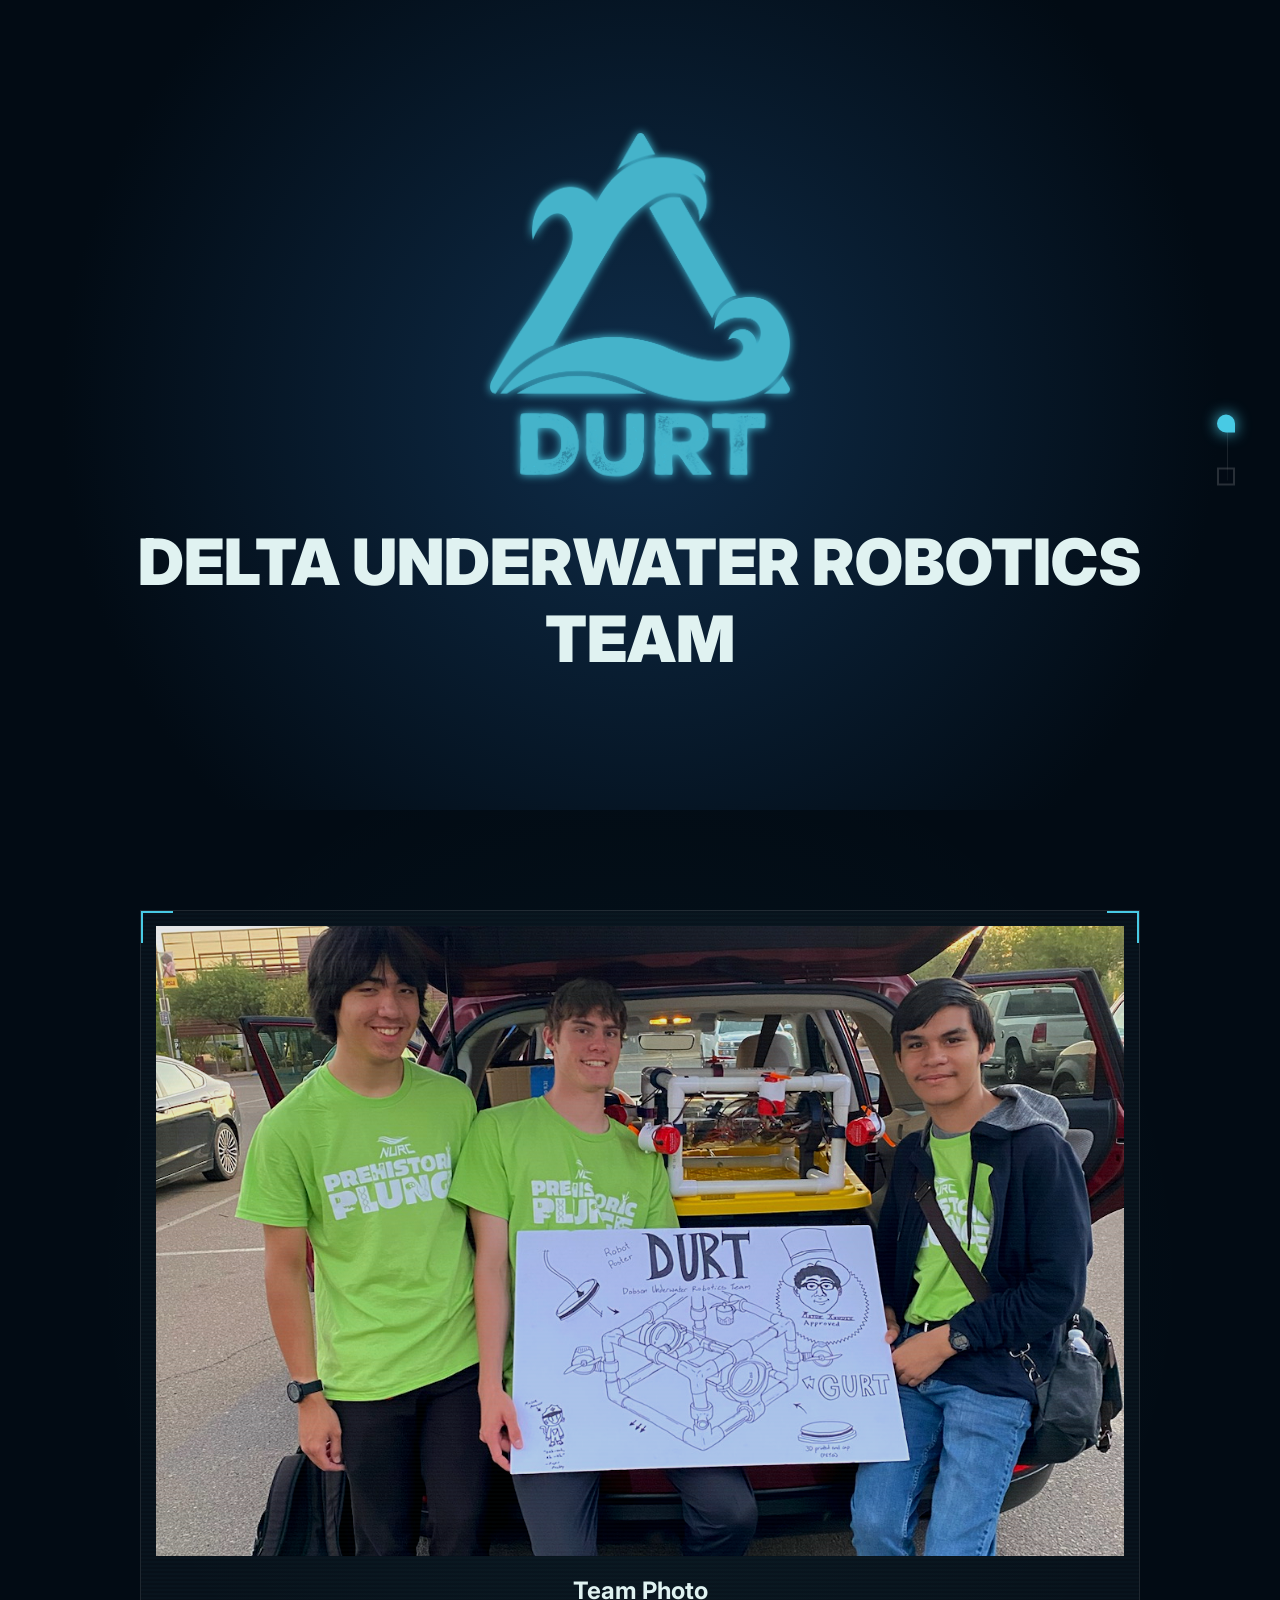
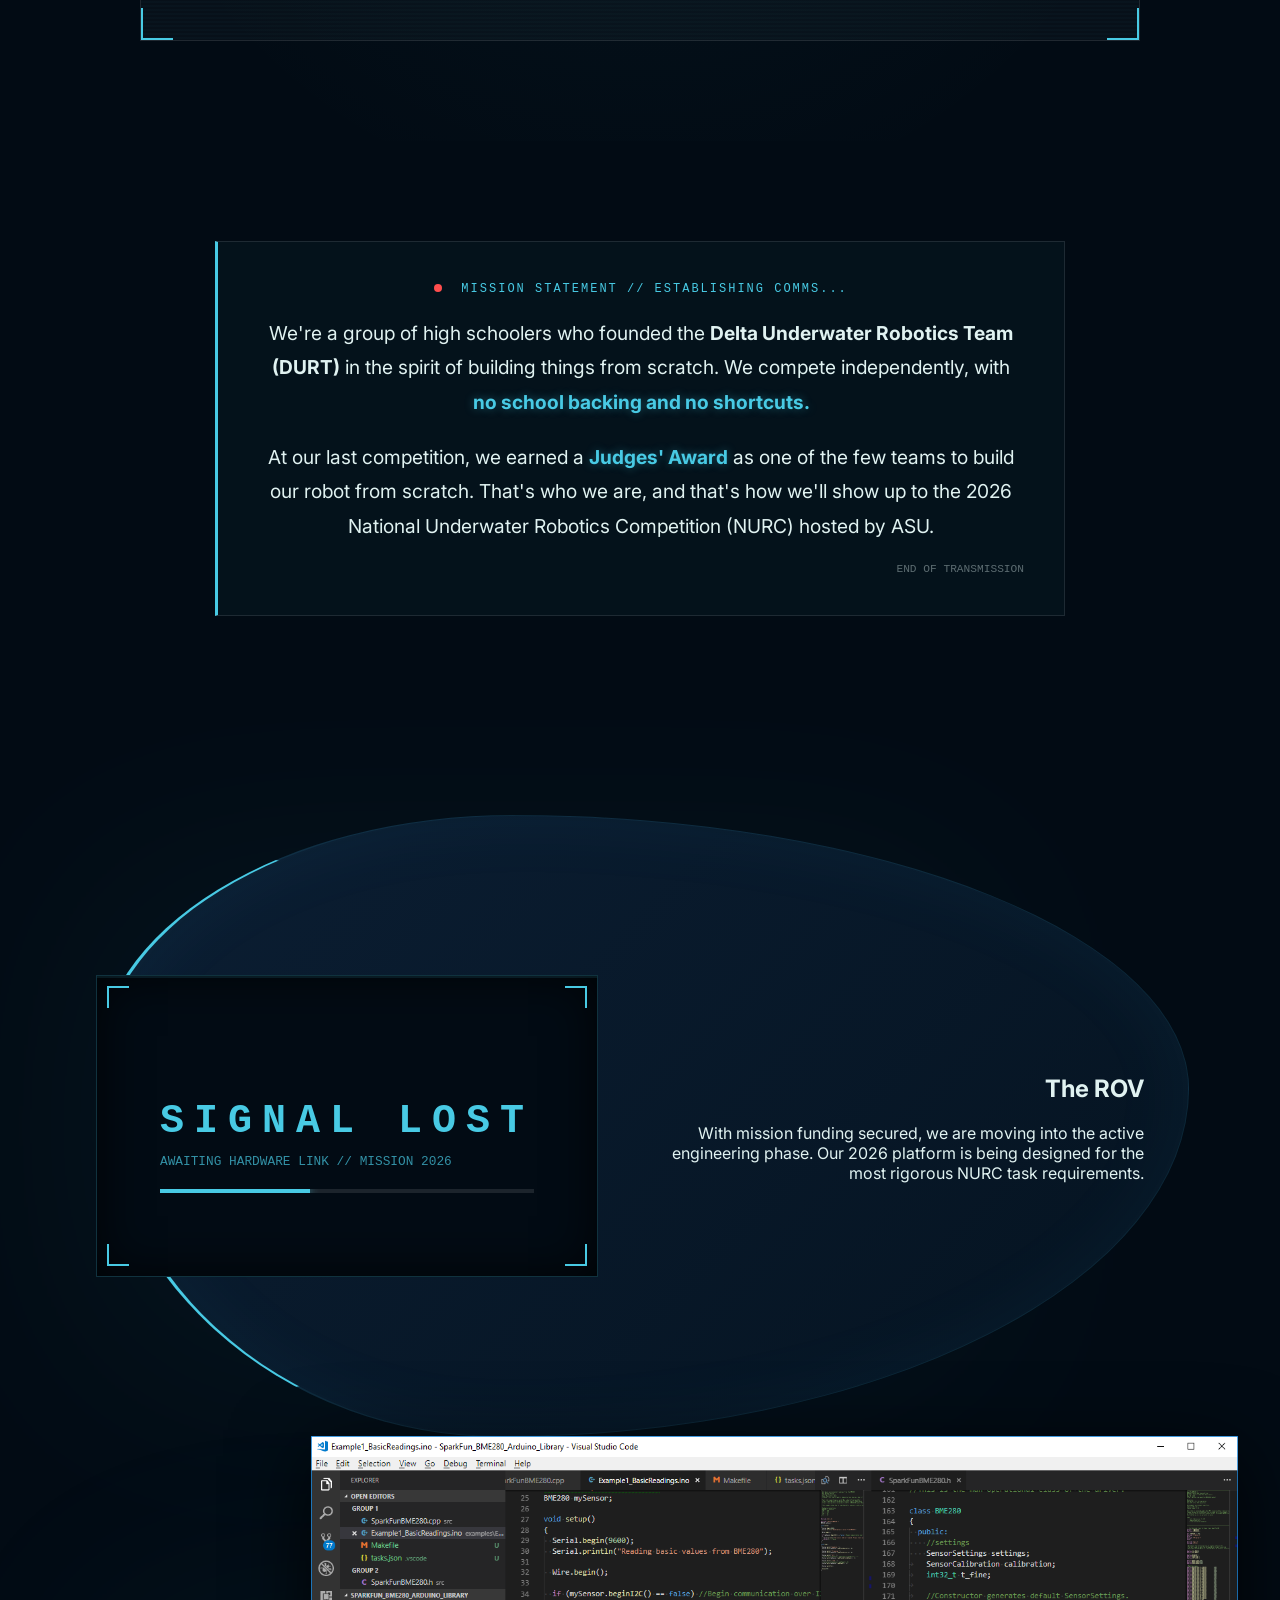
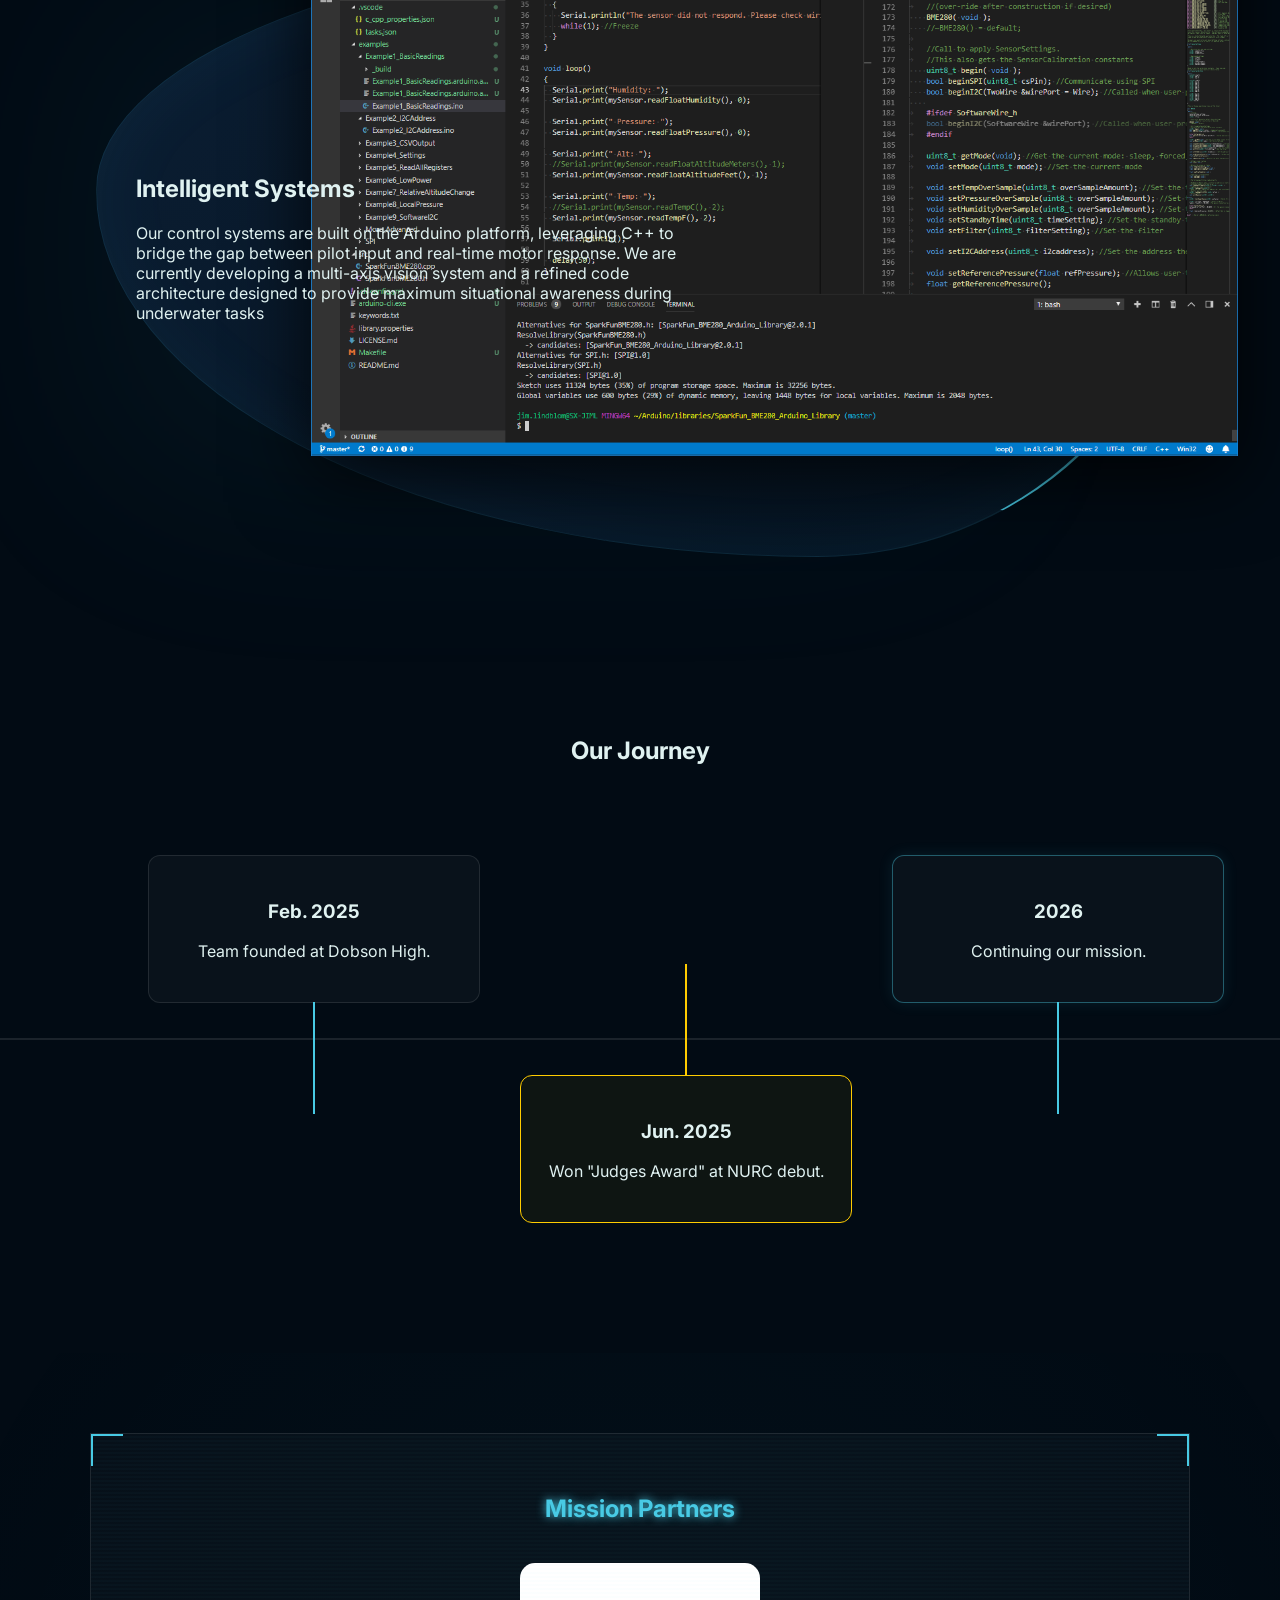
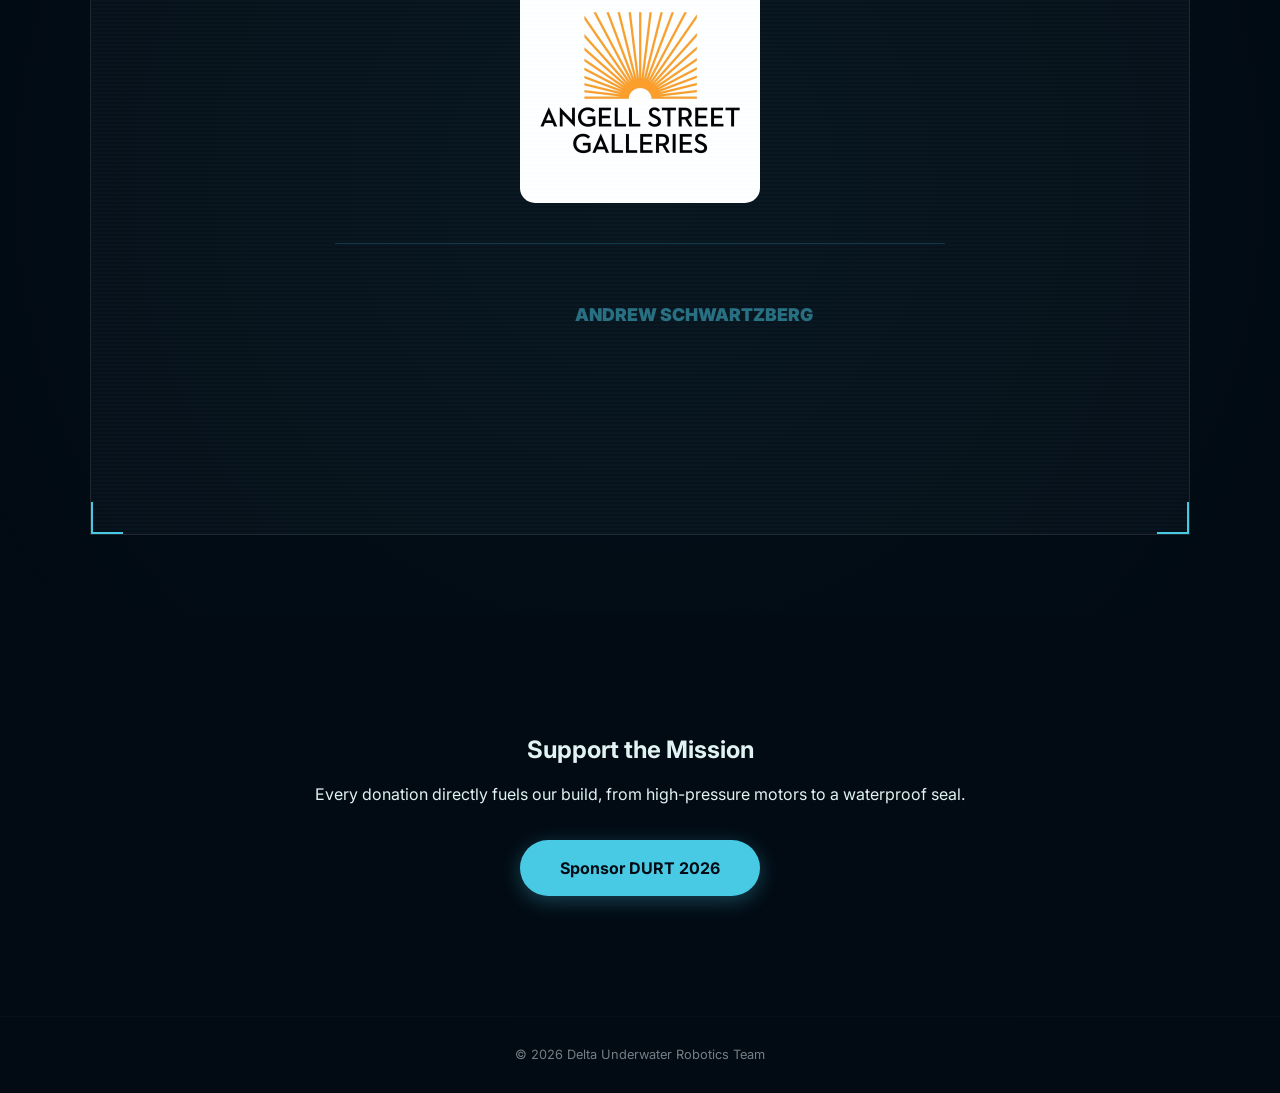
<file: index.html>
<!doctype html>
<html lang="en">
  <head>
    <meta charset="UTF-8" />
    <meta name="viewport" content="width=device-width, initial-scale=1.0" />
    <meta
      name="viewport"
      content="width=device-width, initial-scale=1.0, maximum-scale=1.0, user-scalable=no"
    />
    <title>DURT | NURC 2026</title>
    <link rel="stylesheet" href="style.css" />
    <link
      href="https://fonts.googleapis.com/css2?family=Inter:wght@400;700;900&display=swap"
      rel="stylesheet"
    />
  </head>
  <body>
    <div class="scroll-progress"></div>
    <nav class="depth-nav">
      <div class="nav-track">
        <a href="index.html" class="nav-item" id="link-2026">
          <span class="nav-label">2026: SURFACE</span>
          <div class="nav-dot"></div>
        </a>
        <a href="2025.html" class="nav-item" id="link-2025">
          <span class="nav-label">2025: ROOTS</span>
          <div class="nav-dot"></div>
        </a>
      </div>
    </nav>
    <header class="hero">
      <div class="reveal">
        <img
          src="Images/Logo-Transparent-x25.png"
          alt="DURT Logo"
          class="hero-logo"
        />
        <h1>Delta Underwater Robotics Team</h1>
      </div>
    </header>
    <section class="team-photo-section reveal">
      <div class="viewport-frame">
        <div class="corner-brackets top-left"></div>
        <div class="corner-brackets top-right"></div>
        <div class="corner-brackets bottom-left"></div>
        <div class="corner-brackets bottom-right"></div>
        <div class="scanline"></div>
        <img
          src="Images/Fullest Group Photo.jpg"
          alt="DURT Team 2026"
          class="team-photo"
        />
        <h2 class="section-title">Team Photo</h2>
      </div>
    </section>
    <section class="mission-statement-section reveal">
      <div class="viewport-frame">
        <div class="transmission-header">
          <span class="blink-dot"></span>
          MISSION STATEMENT // ESTABLISHING COMMS...
        </div>

        <div class="statement-content">
          <p>
            We're a group of high schoolers who founded the
            <strong>Delta Underwater Robotics Team (DURT)</strong> in the spirit
            of building things from scratch. We compete independently, with
            <span class="highlight-text"
              >no school backing and no shortcuts.</span
            >
          </p>
          <p>
            At our last competition, we earned a
            <span class="highlight-text">Judges' Award</span> as one of the few
            teams to build our robot from scratch. That's who we are, and that's
            how we'll show up to the 2026 National Underwater Robotics
            Competition (NURC) hosted by ASU.
          </p>
        </div>

        <div class="transmission-footer">END OF TRANSMISSION</div>
      </div>
    </section>
    <section class="wave-wrapper reveal">
      <div class="wave-bg wave-left"></div>
      <div class="hero-image-frame reveal">
        <div class="hud-container">
          <div class="hud-corner tl"></div>
          <div class="hud-corner tr"></div>
          <div class="hud-corner bl"></div>
          <div class="hud-corner br"></div>

          <div class="scanning-line"></div>

          <div class="hud-content">
            <div class="glitch-text" data-text="SIGNAL LOST">SIGNAL LOST</div>
            <p class="status-subtext">AWAITING HARDWARE LINK // MISSION 2026</p>
            <div class="loading-bar-container">
              <div class="loading-bar"></div>
            </div>
          </div>
        </div>
      </div>
      <div class="content content-right">
        <h2>The ROV</h2>
        <p>
          With mission funding secured, we are moving into the active
          engineering phase. Our 2026 platform is being designed for the most
          rigorous NURC task requirements.
        </p>
      </div>
    </section>
    <section class="wave-wrapper reveal">
      <div class="wave-bg wave-right"></div>
      <img
        src="Images/ArduinoCode.png"
        alt="Code Screenshot"
        class="floating-img img-right"
      />
      <div class="caption cap-right">
        <strong>Software Insight</strong><br />Placeholder code in VSCode
      </div>
      <div class="content content-left">
        <h2>Intelligent Systems</h2>
        <p>
          Our control systems are built on the Arduino platform, leveraging C++
          to bridge the gap between pilot input and real-time motor response. We
          are currently developing a multi-axis vision system and a refined code
          architecture designed to provide maximum situational awareness during
          underwater tasks
        </p>
      </div>
    </section>
    <section class="timeline-section reveal">
      <h2 class="section-title">Our Journey</h2>
      <div class="timeline-container">
        <div class="timeline-card">
          <div class="card-content">
            <h3>Feb. 2025</h3>
            <p>Team founded at Dobson High.</p>
          </div>
        </div>
        <div class="timeline-card highlighted">
          <div class="card-content">
            <h3>Jun. 2025</h3>
            <p>Won "Judges Award" at NURC debut.</p>
          </div>
        </div>
        <div class="timeline-card">
          <div class="card-content">
            <h3>2026</h3>
            <p>Continuing our mission.</p>
          </div>
        </div>
      </div>
    </section>
    <section class="sponsor-section reveal">
      <div class="viewport-frame">
        <div class="corner-brackets top-left"></div>
        <div class="corner-brackets top-right"></div>
        <div class="corner-brackets bottom-left"></div>
        <div class="corner-brackets bottom-right"></div>
        <div class="scanline"></div>

        <h2 class="section-title">Mission Partners</h2>

        <div class="company-sponsors-container">
          <a href="https://angellstreetgalleries.com/" target="_blank">
            <img
              src="Images/Angel Street Galleries Logo.jpg"
              alt="Angel Street Galleries"
              class="sponsor logo"
            />
          </a>
        </div>

        <hr class="sponsor-divider" />

        <div class="donations-grid">
          <div class="donor-field" id="donor-field">
            <span class="float-name">Andrew Schwartzberg</span>
          </div>
        </div>
      </div>
    </section>
    <footer class="donate-footer reveal">
      <div class="footer-content">
        <h2>Support the Mission</h2>
        <p>
          Every donation directly fuels our build, from high-pressure motors to
          a waterproof seal.
        </p>
        <a
          href="https://campaigns.donately.com/t005/landing?account_subdomain=deltaunderwaterroboticsteam&campaign_id=cmp_e6cff196811b"
          target="_blank"
          class="donate-btn"
          >Sponsor DURT 2026</a
        >
      </div>
    </footer>
    <div class="bottom-bar">&copy; 2026 Delta Underwater Robotics Team</div>
    <script src="script.js"></script>
  </body>
</html>
</file>
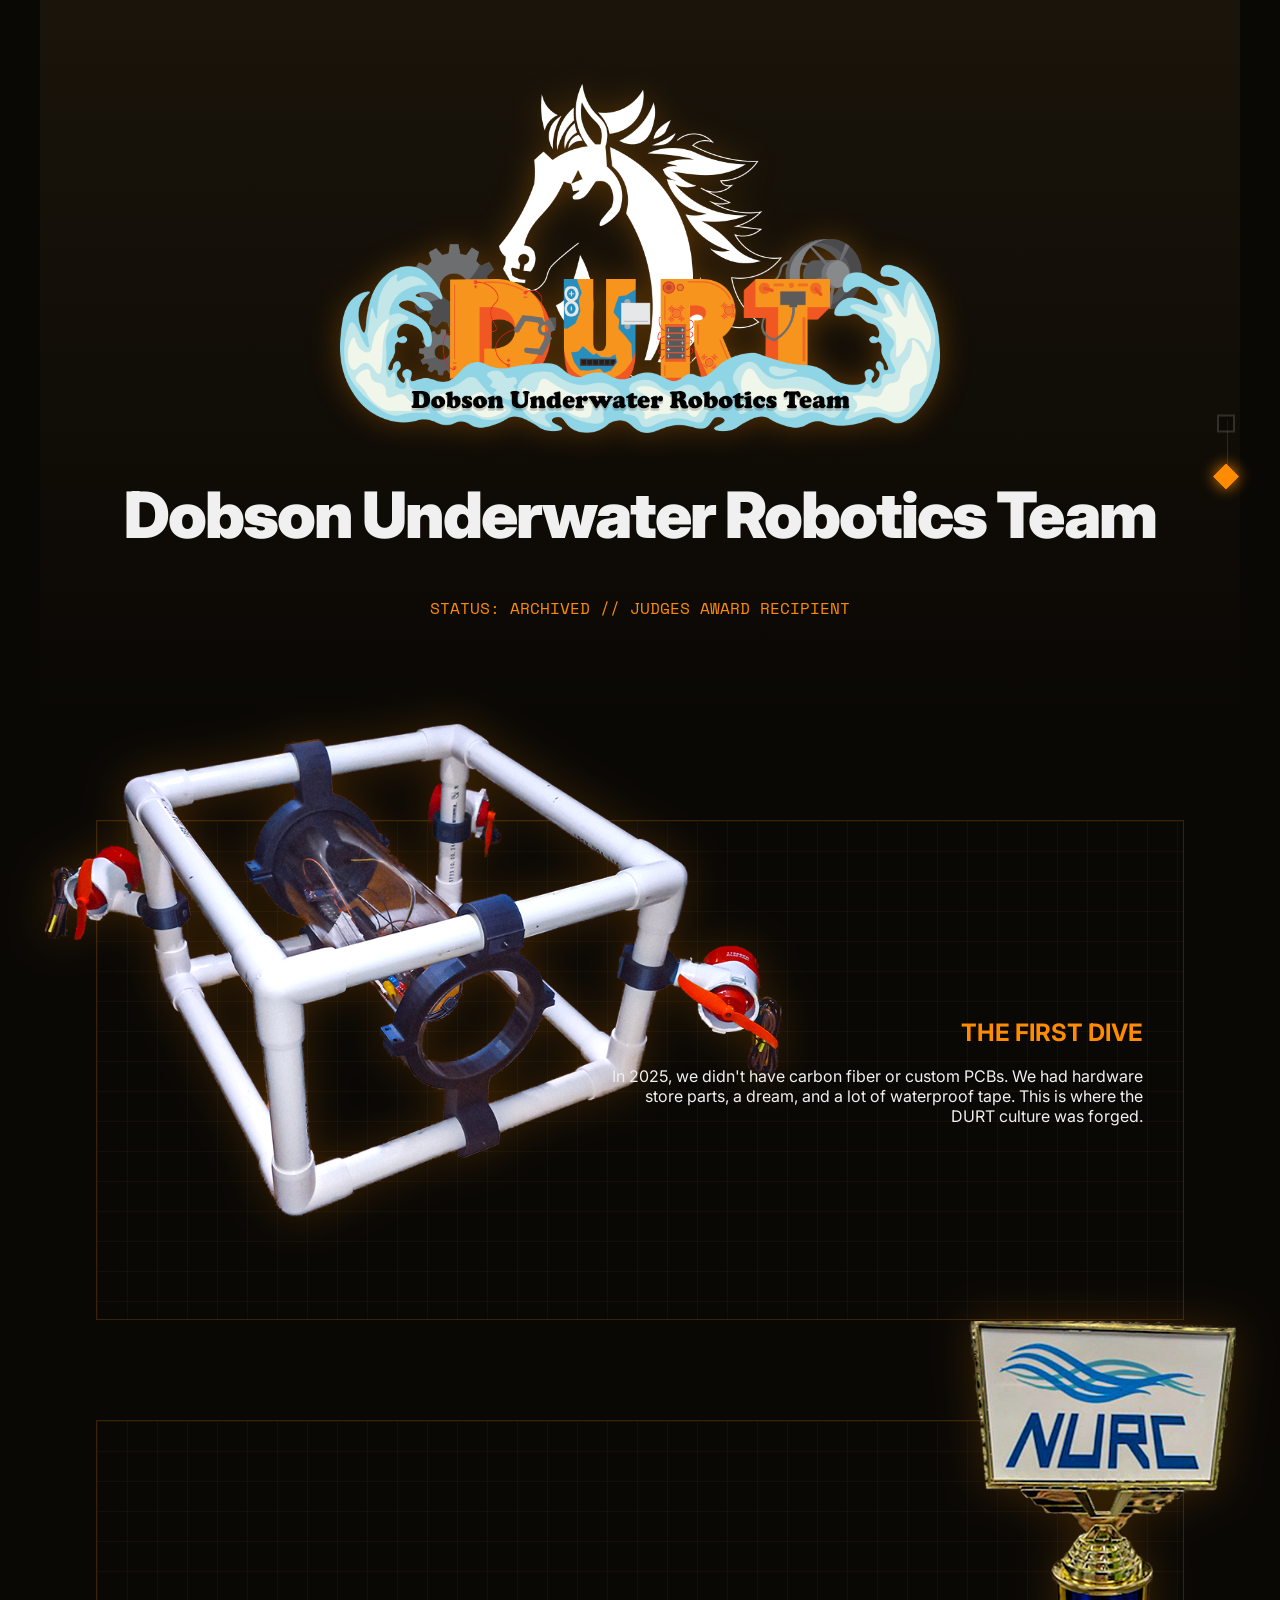
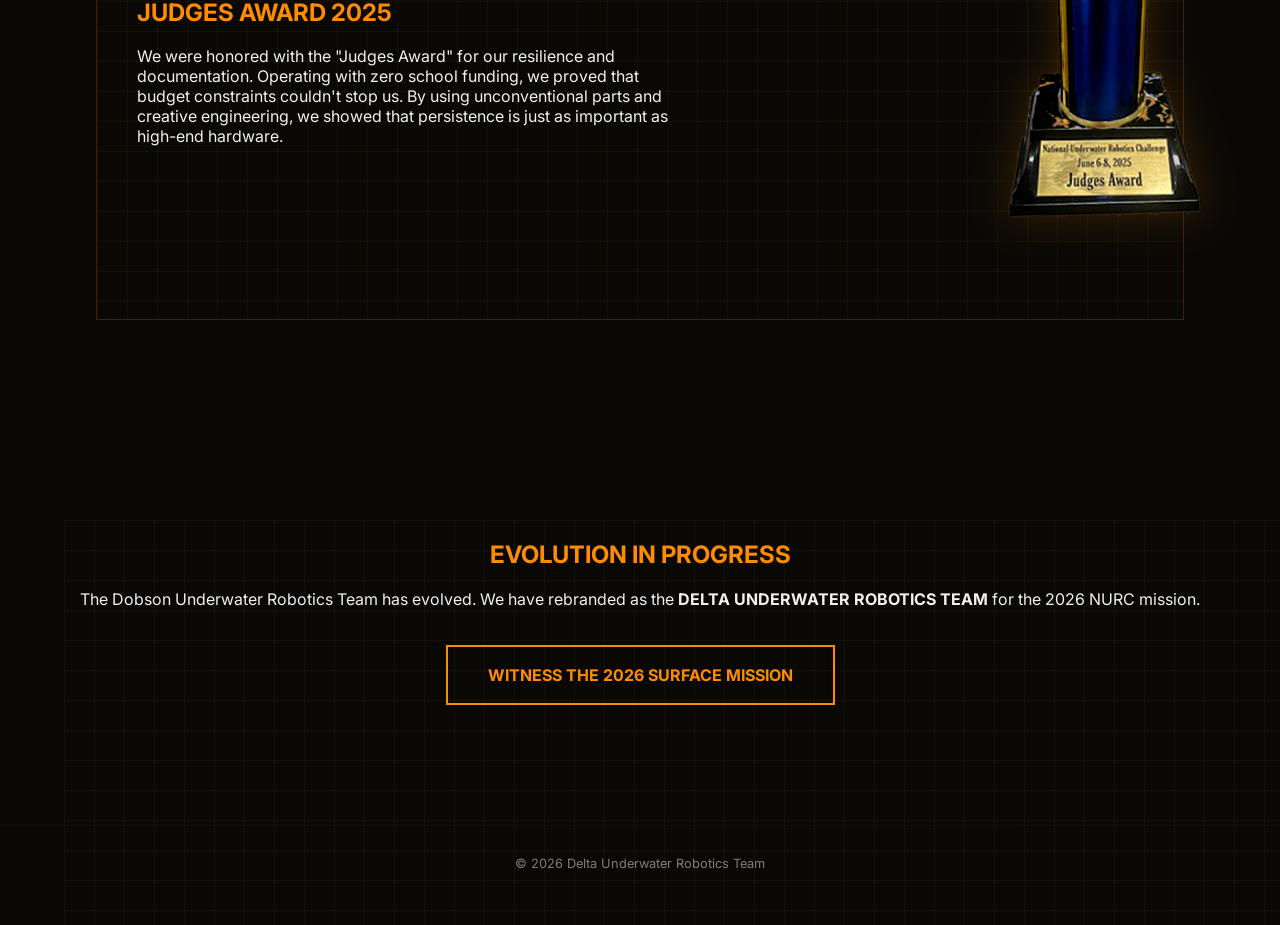
<file: 2025.html>
<!doctype html>
<html lang="en">
  <head>
    <meta charset="UTF-8" />
    <meta name="viewport" content="width=device-width, initial-scale=1.0" />
    <meta
      name="viewport"
      content="width=device-width, initial-scale=1.0, maximum-scale=1.0, user-scalable=no"
    />
    <title>DURT | NURC 2025</title>
    <link rel="stylesheet" href="style.css" />
    <link
      href="https://fonts.googleapis.com/css2?family=Inter:wght@400;900&family=Space+Mono&display=swap"
      rel="stylesheet"
    />
  </head>
  <body class="roots-theme">
    <div class="scroll-progress"></div>
    <nav class="depth-nav">
      <div class="nav-track">
        <a href="index.html" class="nav-item" id="link-2026">
          <span class="nav-label">2026: SURFACE</span>
          <div class="nav-dot"></div>
        </a>
        <a href="2025.html" class="nav-item" id="link-2025">
          <span class="nav-label">2025: ROOTS</span>
          <div class="nav-dot"></div>
        </a>
      </div>
    </nav>
    <header class="roots-hero">
      <div class="reveal">
        <img
          src="Images/Old-DURT-Logo.png"
          alt="Original DURT Logo"
          class="legacy-logo"
        />
        <h1 class="industrial-text">Dobson Underwater Robotics Team</h1>
        <p class="mono">STATUS: ARCHIVED // JUDGES AWARD RECIPIENT</p>
      </div>
    </header>
    <section class="blueprint-wrapper reveal">
      <div class="blueprint-grid"></div>
      <img
        src="Images/ROV.png"
        alt="First Gen ROV"
        class="floating-img img-left"
      />
      <div class="caption cap-left">
        <strong>V.1 "GURT"</strong><br />PVC Chassis / Motor Controls
      </div>
      <div class="content content-right">
        <h2 class="orange-text">The First Dive</h2>
        <p>
          In 2025, we didn't have carbon fiber or custom PCBs. We had hardware
          store parts, a dream, and a lot of waterproof tape. This is where the
          DURT culture was forged.
        </p>
      </div>
    </section>
    <section class="blueprint-wrapper reveal">
      <div class="blueprint-grid"></div>
      <div class="content content-left">
        <h2 class="orange-text">Judges Award 2025</h2>
        <p>
          We were honored with the "Judges Award" for our resilience and
          documentation. Operating with zero school funding, we proved that
          budget constraints couldn't stop us. By using unconventional parts and
          creative engineering, we showed that persistence is just as important
          as high-end hardware.
        </p>
      </div>
      <img
        src="Images/Judges Award.png"
        alt="Winning the Award"
        class="floating-img img-right"
      />
    </section>
    <section class="rebrand-footer reveal">
      <div class="blueprint-grid"></div>
      <div class="footer-content">
        <h2 class="orange-text">Evolution in Progress</h2>
        <p>
          The Dobson Underwater Robotics Team has evolved. We have rebranded as
          the
          <strong>DELTA UNDERWATER ROBOTICS TEAM</strong> for the 2026 NURC
          mission.
        </p>
        <a href="index.html" class="rebrand-btn"
          >Witness the 2026 Surface Mission</a
        >
      </div>
    </section>
    <div class="bottom-bar">&copy; 2026 Delta Underwater Robotics Team</div>
    <script src="script.js"></script>
  </body>
</html>
</file>
<file: style.css>
/*! GLOBAL VARIABLES & STYLES ==========================================================================*/
:root {
    --bg: #020b14;
    --accent: #48cae4;
    --deep-blue: #0b1e33;
    --gold: #ffcc00;
    --white: #e0f2f1;
}

body {
    background-color: var(--bg);
    color: var(--white);
    font-family: 'Inter', sans-serif;
    margin: 0;
    overflow-x: hidden;
}

img {
    max-width: 100%;
    height: auto;
    object-fit: contain;
    margin: 0 auto;
    display: block;
}

.hero-logo,
.legacy-logo {
    max-width: 80%;
    margin: 0 auto;
}

.viewport-frame,
.hero,
.roots-hero,
.blueprint-wrapper {
    max-width: 1200px;
    margin-left: auto;
    margin-right: auto;
    width: 100%;
    box-sizing: border-box;
}

.wave-wrapper,
.blueprint-wrapper {
    position: relative;
    width: 85%;
    max-width: 1200px;
    min-height: 500px;
    margin: 100px auto;
    display: flex;
    align-items: center;
    padding: 60px 0;
}

/*! REVEAL ON SCROLL ==========================================================================*/
.reveal {
    opacity: 0;
    transform: translateY(40px);
    transition: 1s cubic-bezier(0.17, 0.67, 0.83, 0.67);
}

.reveal.active {
    opacity: 1;
    transform: translateY(0);
}

/*! DEPTH NAV ==================================================================================*/
.depth-nav {
    position: fixed;
    right: 40px;
    top: 50%;
    transform: translateY(-50%);
    z-index: 2000;
}

.nav-track {
    display: flex;
    flex-direction: column;
    align-items: flex-end;
    gap: 35px;
    position: relative;
    padding-right: 5px;
}

.nav-track::before {
    content: '';
    position: absolute;
    right: 12px;
    top: 5px;
    bottom: 5px;
    width: 1px;
    background: rgba(255, 255, 255, 0.1);
    z-index: -1;
}

.nav-item {
    display: flex;
    align-items: center;
    text-decoration: none;
    transition: 0.3s ease;
    opacity: 0.5;
}

.nav-item:hover,
.nav-active-state {
    opacity: 1;
}

.nav-label {
    font-size: 0.65rem;
    letter-spacing: 2px;
    font-weight: 900;
    margin-right: 15px;
    color: white;
    opacity: 0;
    transform: translateX(10px);
    transition: 0.3s ease;
    pointer-events: none;
}

.nav-item:hover .nav-label {
    opacity: 1;
    transform: translateX(0);
}

.nav-dot {
    width: 14px;
    height: 14px;
    border: 2px solid rgba(255, 255, 255, 0.3);
    background: var(--bg);
    transition: 0.4s cubic-bezier(0.175, 0.885, 0.32, 1.275);
    z-index: 2;
}

/*! 2026 DELTA PAGE ==================================================================================*/
.hero {
    height: 90vh;
    display: flex;
    align-items: center;
    justify-content: center;
    text-align: center;
    background: radial-gradient(circle at center, #0f2d4a 0%, var(--bg) 80%);
}

.hero-logo {
    width: 25%;
    margin-bottom: 20px;
    filter: drop-shadow(0 0 5px var(--accent));
}

.hero h1 {
    font-size: 4rem;
    font-weight: 900;
    margin: 0;
    text-transform: uppercase;
}

body:not(.roots-theme) #link-2026 .nav-dot {
    background: var(--accent);
    border-color: var(--accent);
    box-shadow: 0 0 15px var(--accent);
    border-radius: 50% 50% 0 50%;
}

.team-photo-section {
    padding: 100px 0;
    display: flex;
    justify-content: center;
    background: radial-gradient(circle, rgba(72, 202, 228, 0.05) 0%, transparent 70%);
}

.viewport-frame {
    position: relative;
    width: 80%;
    max-width: 1000px;
    padding: 15px;
    background: rgba(255, 255, 255, 0.02);
    border: 1px solid rgba(255, 255, 255, 0.1);
    overflow: hidden;
    justify-content: center;
    text-align: center;
}

.team-photo {
    width: 100%;
    display: block;
    filter: contrast(1.1) brightness(0.9) saturate(1.1);
    transition: 0.5s ease;
    max-height: 70vh;
    object-fit: cover;
}

.viewport-frame:hover .team-photo {
    filter: contrast(1.2) brightness(1);
}

.corner-brackets {
    position: absolute;
    width: 30px;
    height: 30px;
    border: 2px solid var(--accent);
    z-index: 10;
}

.top-left {
    top: 0;
    left: 0;
    border-right: none;
    border-bottom: none;
}

.top-right {
    top: 0;
    right: 0;
    border-left: none;
    border-bottom: none;
}

.bottom-left {
    bottom: 0;
    left: 0;
    border-right: none;
    border-top: none;
}

.bottom-right {
    bottom: 0;
    right: 0;
    border-left: none;
    border-top: none;
}

.photo-overlay {
    position: absolute;
    bottom: 25px;
    left: 25px;
    right: 25px;
    display: flex;
    justify-content: space-between;
    font-size: 0.7rem;
    color: var(--accent);
    text-shadow: 0 0 10px var(--accent);
}

.scanline {
    position: absolute;
    top: 0;
    left: 0;
    width: 100%;
    height: 100%;
    background: linear-gradient(to bottom,
            transparent 50%,
            rgba(72, 202, 228, 0.02) 50%);
    background-size: 100% 4px;
    z-index: 5;
    pointer-events: none;
}

/*! MISSION STATEMENT ========================================================================*/
.mission-statement-section {
    padding: 100px 20px;
    display: flex;
    justify-content: center;
}

.mission-statement-section .viewport-frame {
    max-width: 850px;
    background: rgba(72, 202, 228, 0.03);
    border-left: 3px solid var(--accent);
    padding: 40px;
    position: relative;
}

.transmission-header {
    font-family: 'Space Mono', monospace;
    font-size: 0.75rem;
    color: var(--accent);
    margin-bottom: 20px;
    letter-spacing: 2px;
}

.blink-dot {
    display: inline-block;
    width: 8px;
    height: 8px;
    background: #ff4d4d;
    border-radius: 50%;
    margin-right: 10px;
    animation: pulse 1s infinite;
}

.statement-content p {
    font-size: 1.2rem;
    line-height: 1.8;
    color: var(--white);
    margin-bottom: 20px;
}

.highlight-text {
    color: var(--accent);
    font-weight: bold;
    text-shadow: 0 0 10px rgba(72, 202, 228, 0.4);
}

.transmission-footer {
    font-family: 'Space Mono', monospace;
    font-size: 0.7rem;
    opacity: 0.4;
    text-align: right;
    margin-top: 20px;
}

@keyframes pulse {
    0% {
        opacity: 1;
    }

    50% {
        opacity: 0.3;
    }

    100% {
        opacity: 1;
    }
}

/*! ORGANIC WAVE BG =====================================*/

.wave-wrapper::before {
    content: '';
    position: absolute;
    width: 80%;
    height: 80%;
    background: var(--accent);
    filter: blur(120px);
    opacity: 0.05;
    z-index: 0;
}

.wave-bg {
    position: absolute;
    width: 100%;
    height: 100%;
    background: linear-gradient(135deg, var(--deep-blue) 0%, #051320 100%);
    z-index: 1;
    transition: 0.8s ease-in-out;
    clip-path: url(#wave-mask);
    border-radius: 50%;
    animation: underwater-sway 10s ease-in-out infinite;
    box-shadow: inset 0 0 80px rgba(72, 202, 228, 0.05);
    border: 1px solid rgba(72, 202, 228, 0.1);
    will-change: transform;
}

.wave-left {
    border-radius: 38% 62% 63% 37% / 41% 44% 56% 59%;
    border-left: 4px solid var(--accent);
}

.wave-right {
    border-radius: 65% 35% 34% 66% / 41% 44% 56% 59%;
    border-right: 4px solid var(--accent);
    animation-delay: -3s;
}

@keyframes underwater-sway {

    0%,
    100% {
        transform: scale(1) rotate(0deg);
    }

    33% {
        transform: scale(1.02) rotate(1deg);
        border-radius: 45% 55% 50% 50% / 50% 50% 50% 50%;
    }

    66% {
        transform: scale(0.98) rotate(-1deg);
        border-radius: 50% 50% 45% 55% / 50% 55% 45% 50%;
    }
}

/*! 2025 DOBSON PAGE ==================================================================================*/
.roots-theme {
    --bg: #0a0805;
    --accent: #ff8c00;
    --industrial-gray: #2a2a2a;
    --white: #f0f0f0;
}

.roots-hero {
    height: 80vh;
    display: flex;
    align-items: center;
    justify-content: center;
    text-align: center;
    background: linear-gradient(to bottom, #1a140a, #0a0805);
}

.legacy-logo {
    width: 50%;
    margin-bottom: 20px;
    filter: drop-shadow(0 0 15px rgba(255, 140, 0, 0.3));
}

.industrial-text {
    font-weight: 900;
    letter-spacing: -2px;
    font-size: 4rem;
}

.blueprint-wrapper {
    border: 1px solid rgba(255, 140, 0, 0.2);
}

.blueprint-grid {
    position: absolute;
    width: 100%;
    height: 100%;
    background-image:
        linear-gradient(rgba(255, 140, 0, 0.05) 1px, transparent 1px),
        linear-gradient(90deg, rgba(255, 140, 0, 0.05) 1px, transparent 1px);
    background-size: 30px 30px;
    z-index: 1;
}

.roots-theme .nav-track::before {
    background: rgba(255, 140, 0, 0.2);
}

.roots-theme #link-2025 .nav-dot {
    background: #ff8c00;
    border-color: #ff8c00;
    box-shadow: 0 0 15px #ff8c00;
    transform: rotate(45deg);
    border-radius: 0;
}

/*! IMAGE CONTENT & POSITIONING ==========================================================================*/
.hero-image-frame {
    width: 100%;
    max-width: 500px;
    height: 300px;
    margin: 0 auto;
    background: #020b14;
    border: 1px solid rgba(72, 202, 228, 0.2);
    position: relative;
    box-shadow: inset 0 0 50px rgba(0, 0, 0, 0.8);
    z-index: 10;
}

.hud-container {
    padding: 20px;
    height: 100%;
    display: flex;
    flex-direction: column;
    justify-content: center;
    align-items: center;
    color: var(--accent);
    font-family: 'Space Mono', monospace;
}

.hud-corner {
    position: absolute;
    width: 20px;
    height: 20px;
    border: 2px solid var(--accent);
}

.tl {
    top: 10px;
    left: 10px;
    border-right: none;
    border-bottom: none;
}

.tr {
    top: 10px;
    right: 10px;
    border-left: none;
    border-bottom: none;
}

.bl {
    bottom: 10px;
    left: 10px;
    border-right: none;
    border-top: none;
}

.br {
    bottom: 10px;
    right: 10px;
    border-left: none;
    border-top: none;
}

.glitch-text {
    font-size: 2.5rem;
    font-weight: 900;
    letter-spacing: 10px;
    position: relative;
    animation: textFlicker 3s linear infinite;
}

@keyframes textFlicker {

    0%,
    100% {
        opacity: 1;
    }

    92% {
        opacity: 1;
    }

    93% {
        opacity: 0.5;
    }

    94% {
        opacity: 0.8;
    }

    95% {
        opacity: 0.2;
    }

    96% {
        opacity: 1;
    }
}

.status-subtext {
    font-size: 0.8rem;
    opacity: 0.7;
    margin-top: 10px;
}

.scanning-line {
    position: absolute;
    width: 100%;
    height: 2px;
    background: rgba(72, 202, 228, 0.1);
    top: 0;
    left: 0;
    animation: scan 4s linear infinite;
}

@keyframes scan {
    0% {
        top: 0;
    }

    100% {
        top: 100%;
    }
}

.loading-bar-container {
    width: 100%;
    height: 4px;
    background: rgba(255, 255, 255, 0.1);
    margin-top: 20px;
    overflow: hidden;
}

.loading-bar {
    width: 40%;
    height: 100%;
    background: var(--accent);
    box-shadow: 0 0 10px var(--accent);
    animation: loadingMove 2s ease-in-out infinite alternate;
}

@keyframes loadingMove {
    0% {
        transform: translateX(-100%);
    }

    100% {
        transform: translateX(250%);
    }
}

.floating-img {
    position: absolute;
    top: -100px;
    height: 100%;
    z-index: 5;
    filter: drop-shadow(0 20px 40px rgba(0, 0, 0, 0.8));
    transition: transform 0.5s ease;
}

.img-left {
    left: -5%;
}

.img-right {
    right: -5%;
}

.roots-theme .floating-img {
    filter: drop-shadow(0 0 20px rgba(255, 140, 0, 0.2)) contrast(1.1);
}

.content {
    position: relative;
    z-index: 10;
    width: 50%;
    padding: 40px;
}

.content-right {
    margin-left: auto;
    text-align: right;
}

.content-left {
    margin-right: auto;
    text-align: left;
}

.caption {
    position: absolute;
    z-index: 20;
    background: var(--white);
    color: var(--bg);
    padding: 10px 15px;
    border-radius: 5px;
    font-size: 0.8rem;
    opacity: 0;
    transform: translateY(20px);
    transition: 0.4s;
}

.cap-left {
    left: 15%;
    top: -20px;
}

.cap-right {
    right: 15%;
    top: -20px;
}

.wave-wrapper:hover .caption,
.blueprint-wrapper:hover .caption {
    opacity: 1;
    transform: translateY(0);
}

.wave-wrapper:hover .floating-img,
.blueprint-wrapper:hover .floating-img {
    transform: scale(1.05) rotate(2deg);
}

/*! TIMELINE ==================================================================================*/
.timeline-section {
    padding: 60px 0;
    overflow: hidden;
    text-align: center;
}

.timeline-container {
    display: flex;
    flex-wrap: nowrap;
    padding: 180px 10vw;
    overflow-x: auto;
    scroll-snap-type: x mandatory;
    overflow-y: hidden;
    position: relative;
    scroll-behavior: smooth;
    scrollbar-width: none;
    -webkit-overflow-scrolling: touch;
}

.timeline-container::before {
    content: '';
    position: absolute;
    top: 50%;
    left: 0;
    width: 100%;
    height: 2px;
    background: rgba(255, 255, 255, 0.1);
    z-index: 1;
    transform: translateY(-50%);
    pointer-events: none;
}

.timeline-container::-webkit-scrollbar {
    display: none;
}

.timeline-card {
    position: relative;
    min-width: 280px;
    margin: 0 20px;
    padding: 25px;
    background: rgba(255, 255, 255, 0.03);
    border: 1px solid rgba(255, 255, 255, 0.1);
    border-radius: 12px;
    flex-shrink: 0;
    transition: all 0.4s cubic-bezier(0.25, 1, 0.5, 1);
    z-index: 2;
    backface-visibility: hidden;
    scroll-snap-align: center;
}

.timeline-card:hover {
    background: rgba(255, 255, 255, 0.08);
    border-color: var(--accent);
    z-index: 10;
}

.timeline-card:nth-child(odd):hover {
    transform: translateY(-110px) scale(1.05);
}

.timeline-card:nth-child(even):hover {
    transform: translateY(110px) scale(1.05);
}

.timeline-card::after {
    content: '';
    position: absolute;
    width: 2px;
    height: 112px;
    background: var(--accent);
    left: 50%;
    transform: translateX(-50%);
    transition: transform 0.4s ease, height 0.4s ease;
}

.timeline-card:nth-child(odd) {
    transform: translateY(-110px);
}

.timeline-card:nth-child(odd)::after {
    bottom: -112px;
}

.timeline-card:nth-child(even) {
    transform: translateY(110px);
}

.timeline-card:nth-child(even)::after {
    top: -112px;
}

.timeline-card:hover::after {
    height: 118px;
}

.timeline-card.highlighted {
    border-color: var(--gold) !important;
    background: rgba(255, 204, 0, 0.05);
}

.timeline-card.highlighted:hover {
    border-color: var(--gold) !important;
    background: rgba(255, 204, 0, 0.12); /* Slightly brighter gold bg on hover */
    box-shadow: 0 0 20px rgba(255, 204, 0, 0.2);
}

.timeline-card.highlighted::after {
    background: var(--gold);
}

.timeline-card:last-child:not(.highlighted) {
    box-shadow: 0 0 15px rgba(72, 202, 228, 0.1);
    border-color: rgba(72, 202, 228, 0.4);
}

/*! SPONSORS ==================================================================================*/
.sponsor-section {
    padding: 80px 0;
    display: flex;
    justify-content: center;
    background: radial-gradient(circle, rgba(72, 202, 228, 0.03) 0%, transparent);
}

.company-sponsors-container {
    margin: 40px 0;
    display: flex;
    justify-content: center;
}

.sponsor-section .viewport-frame {
    width: 90%;
    max-width: 1100px;
    text-align: center;
    padding: 40px;
}

.donations-grid {
    display: flex;
    flex-wrap: wrap;
    justify-content: center;
    align-items: center;
    gap: 50px;
    margin-top: 30px;
}

.donor-field {
    position: relative;
    height: 200px;
    width: 100%;
    margin-top: 20px;
    overflow: hidden;
}

.float-name {
    position: absolute;
    display: inline-block;
    font-family: 'Inter', sans-serif;
    color: var(--accent);
    font-weight: 900;
    font-size: 1.1rem;
    text-transform: uppercase;
    white-space: nowrap;
    opacity: 0.5;
    transition: opacity 0.3s ease, color 0.3s ease, text-shadow 0.3s ease;
    cursor: crosshair;
    user-select: none;
}

.float-name:hover {
    opacity: 1;
    color: var(--white);
    text-shadow: 0 0 10px var(--accent), 0 0 15px var(--accent);
    z-index: 10;
}

@keyframes underwaterFloat {
    0% {
        transform: translate(0, 0) rotate(0deg);
    }

    100% {
        transform: translate(15px, -20px) rotate(var(--drift-rotation, 2deg));
    }
}

.sponsor.logo {
    max-width: 600px;
    max-height: 240px;
    filter: drop-shadow(0 0 15px rgba(72, 202, 228. 0.2));
    opacity: 1;
    border-radius: 15px;
}

.sponsor-logo:hover {
    filter: grayscale(0) brightness(1) opacity(1);
    transform: scale(1.1);
}

.sponsor-section .section-title {
    color: var(--accent);
    text-shadow: 0 0 10px var(--accent);
    margin-bottom: 10px;
}

.sponsor-divider {
    border: none;
    border-top: 1px solid rgba(72, 202, 228, 0.2);
    width: 60%;
    margin: 20px auto;
}

/*! FOOTERS ==================================================================================*/
.donate-footer,
.rebrand-footer {
    position: relative;
    padding: 100px 5% 120px 5%;
    text-align: center;
    z-index: 10;
}

.donate-btn,
.rebrand-btn {
    position: relative;
    z-index: 100;
    display: inline-block;
    margin-top: 20px;
    padding: 18px 40px;
    text-decoration: none;
    font-weight: bold;
    transition: 0.3s;
    cursor: pointer;
}

.donate-btn {
    background: var(--accent);
    color: var(--bg);
    border-radius: 50px;
    box-shadow: 0 5px 20px rgba(72, 202, 228, 0.3);
}

.donate-btn:hover {
    transform: scale(1.05);
    background: var(--white);
}

.rebrand-btn {
    border: 2px solid var(--accent);
    color: var(--accent);
    text-transform: uppercase;
}

.rebrand-btn:hover {
    background: var(--accent);
    color: black;
    box-shadow: 0 0 15px var(--accent);
}

.bottom-bar {
    width: 100%;
    padding: 30px 0;
    text-align: center;
    font-size: 0.8rem;
    opacity: 0.5;
    background: transparent;
    border-top: 1px solid rgba(255, 255, 255, 0.05);
    position: relative;
    z-index: 10;
}

/*! MISC ==================================================================================*/
.mono {
    font-family: 'Space Mono', monospace;
    color: var(--accent);
}

.orange-text {
    color: var(--accent);
    text-transform: uppercase;
}

.donate-btn,
.rebrand-btn,
.nav-item {
    user-select: none;
    -webkit-user-drag: none;
}

.scroll-progress {
    position: fixed;
    top: 0;
    left: 0;
    width: 0%;
    height: 3px;
    background: var(--accent);
    z-index: 3000;
    box-shadow: 0 0 10px var(--accent);
}

/*! SCALING FOR ALL SCREENS ==================================================================================*/

/*? SCALING FOR LARGE SCREENS (2K, 3K, 4K) ===========================*/
@media (min-width: 1600px) {
    html {
        font-size: 20px;
    }

    .viewport-frame {
        max-width: 1200px;
    }
}

@media (min-width: 2500px) {
    html {
        font-size: 26px;
    }

    .viewport-frame {
        max-width: 1800px;
    }
}

/*? TABLET & SMALL LAPTOP (720p/1024px) ===========================*/
@media (max-width: 1024px) {
    .floating-img {
        top: -50px;
        height: 80%;
    }

    .hero h1,
    .industrial-text {
        font-size: 3rem;
    }

    .blueprint-wrapper {
        height: auto;
        padding: 40px 20px;
    }

    .mission-grid {
        grid-template-columns: 1fr;
        gap: 20px;
    }
}

/*? MOBILE (<=768px) ===========================*/
@media (max-width: 768px) {

    .nav-label {
        display: none;
    }

    .depth-nav {
        top: auto;
        bottom: 20px;
        right: 50%;
        transform: translateX(50%);
        background: rgba(2, 11, 20, 0.8);
        backdrop-filter: blur(10px);
        padding: 15px 25px;
        border-radius: 50px;
        border: 1px solid rgba(72, 202, 228, 0.2);
    }

    .nav-track {
        flex-direction: row;
        gap: 20px;
    }

    .hero {
        height: auto;
        padding: 100px 20px;
    }

    .hero-logo,
    .legacy-logo {
        width: 60%;
    }

    .hero h1,
    .industrial-text {
        font-size: 2rem;
    }

    .viewport-frame {
        width: 95%;
        padding: 10px;
        height: auto;
    }

    .team-photo-section {
        padding: 40px 0;
    }

    .blueprint-wrapper {
        height: auto !important;
        display: flex;
        flex-direction: column;
        align-items: center;
        padding: 40px 20px;
    }

    .floating-img {
        position: static !important;
        margin: 20px auto !important;
        display: block;
        width: 100%;
        max-width: 300px;
    }

    .content-left,
    .content-right {
        width: 100%;
        padding: 0;
    }

    .timeline-container {
        padding: 40px 20px;
        overflow-x: scroll;
        justify-content: flex-start;
        flex-direction: column;
        gap: 30px;
    }

    .timeline-card,
    .timeline-card:nth-child(odd),
    .timeline-card:nth-child(even) {
        transform: none !important;
        margin: 0 auto;
        width: 100%;
        min-width: unset;
    }

    .timeline-card::after {
        display: none;
    }

    .timeline-container::before {
        display: none;
    }
    
    .wave-bg {
        border-radius: 20px !important;
        animation: none;
    }
    
    .content {
        width: 100%;
        text-align: center !important;
        padding: 20px;
    }
}

/*? TINY SCREENS (<=380px) ===========================*/
@media (max-width: 380px) {
    html {
        font-size: 14px;
    }

    .hero h1 {
        font-size: 1.5rem;
    }

    .glitch-text {
        font-size: 1.2rem;
        letter-spacing: 5px;
    }
}
</file>
